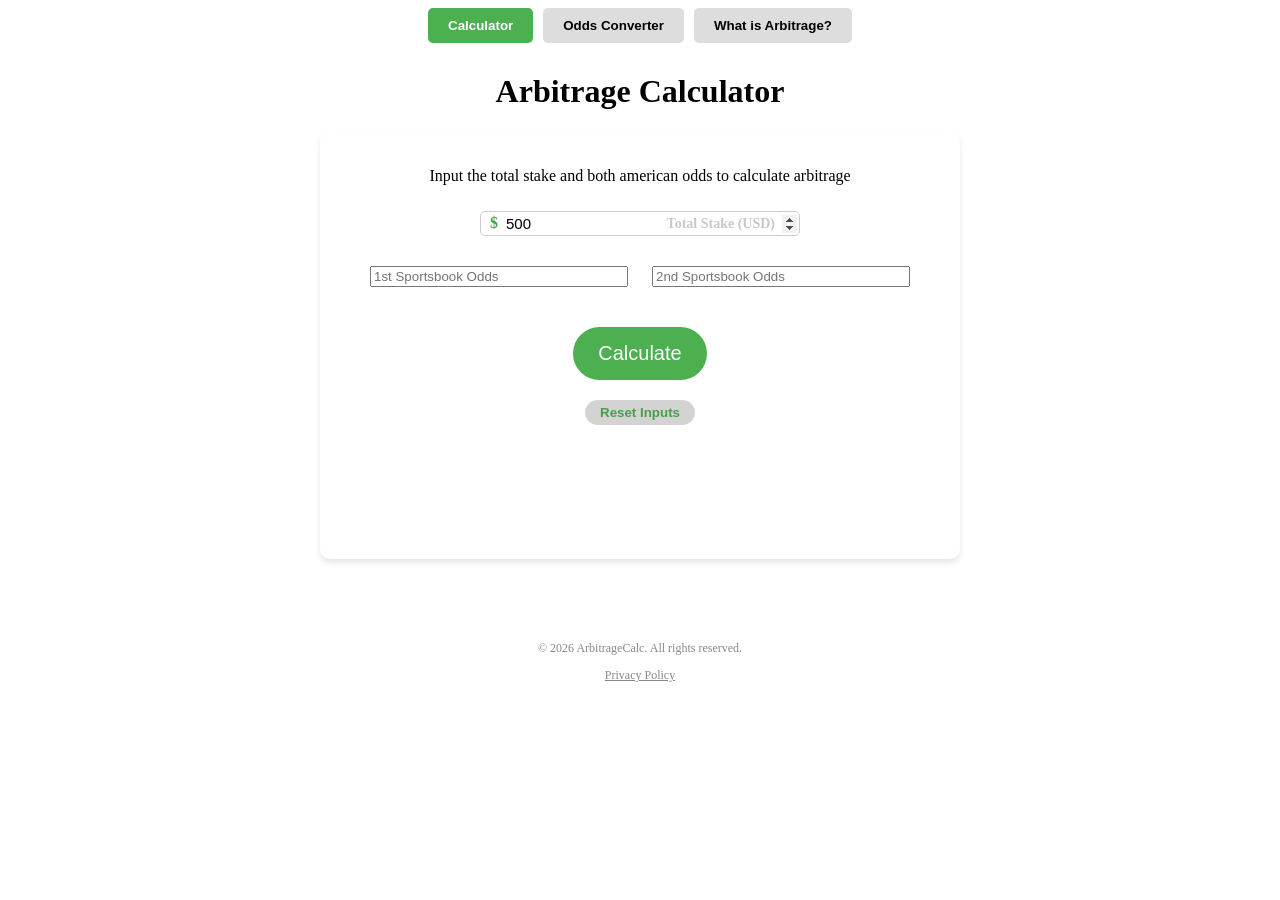
<file: index.html>
<!DOCTYPE html>
<html>
<head>
    <!-- Google tag (gtag.js) -->
    <script async src="https://www.googletagmanager.com/gtag/js?id=G-48TQVMT48Q"></script>
    <script>
    window.dataLayer = window.dataLayer || [];
    function gtag(){dataLayer.push(arguments);}
    gtag('js', new Date());

    gtag('config', 'G-48TQVMT48Q');
    </script>

	 <script type="application/ld+json">
	 {
  	 "@context" : "https://schema.org",
  	 "@type" : "WebSite",
     "name" : "ArbitrageCalc",
     "url" : "https://www.arbitragecalc.org"
	 }
    </script>


    <title>Arbitrage & Odds Tool</title>
    <link rel="stylesheet" href="arbitrage.css">
    <meta name="google-site-verification" content="JMLE0y_0mbPoINHW5YStJIZDN3PVhBF4K8eu1j1iGZg">
    <meta name="description" content="Free sports betting arbitrage calculator and odds converter. Calculate guaranteed profits instantly.">
    <meta name="viewport" content="width=device-width, initial-scale=1.0">
    <link rel="icon" type="image/x-icon" href="/favicon.ico">
    <link rel="apple-touch-icon" sizes="180x180" href="/apple-touch-icon.png">
    <link rel="icon" type="image/png" sizes="32x32" href="/favicon-32x32.png">
    <link rel="icon" type="image/png" sizes="16x16" href="/favicon-16x16.png">
    <link rel="manifest" href="/site.webmanifest">
</head>
<body>
    <nav class="tab-menu">
        <button class="tab-btn active" onclick="openTab('calc-section')">Calculator</button>
        <button class="tab-btn" onclick="openTab('converter-section')">Odds Converter</button>
        <button class="tab-btn" onclick="openTab('info-section')">What is Arbitrage?</button>
    </nav>

    <!-- CALCULATOR SECTION -->
    <div id="calc-section" class="tab-content active" style="text-align: center;">
        <h1 style="text-align: center;">Arbitrage Calculator</h1>
        
        <!-- ADD THIS WRAPPER DIV -->
        <div class="info-card"> 
            <p class="important">Input the total stake and both american odds to calculate arbitrage</p>
            <form id="ArbitrageCalculatorForm">
                <div style="text-align: center;">
                    <div class="input-wrapper">
                        <input type="number" id="stake" value="500">
                    </div>
                </div>
                <div style="text-align: center;">
                    <input type="number" id="odds1" placeholder="1st Sportsbook Odds">
                    <input type="number" id="odds2" placeholder="2nd Sportsbook Odds">
                </div>
                <div style="text-align: center;">
                    <button id="button" type="button">Calculate</button>
                </div>
                <div style="text-align: center;">
                    <input id="reset" type="reset" value="Reset Inputs">
                </div>
                
                <!-- Result Displays -->
                <div id="arbitrage" style="text-align: center;"></div>
                <div id="arb-percent" style="text-align: center;"></div>
                <div id="profit_percent" style="text-align: center;"></div>
                <div id="stakes" style="text-align: center;"></div>
                <div id="result-container" style="text-align: center;">
                    <div id="result"></div>
                </div>
                <div id="error" style="text-align: center;"></div>
            </form>
        </div>
    </div>

    <!-- CONVERTER SECTION -->
    <div id="converter-section" class="tab-content">
        <h1 style="text-align: center;">Odds Converter</h1>
        <div class="converter-container">
            <div style="text-align: center; margin-bottom: 20px;">
                <button id="toggle-conv" class="tab-btn active">
                    Switch: <span id="conv-mode-text">American to Decimal</span>
                </button>
            </div>
            <p id="conv-label">Enter American Odds (-110 or +150):</p>
            <input type="number" id="conv-input" placeholder="e.g. -110">
            <div id="conv-results">
                <p><strong>Result:</strong> <span id="dec-out">-</span></p>
                <div id="math-explanation" class="math-box"></div>
            </div>
        </div>
    </div>

    <!-- INFO SECTION -->
    <div id="info-section" class="tab-content">
        <h1 style="text-align: center;">Sports Betting Arbitrage Guide</h1>
        
        <div class="info-card">
            <section>
                <h3>What is Sports Betting Arbitrage?</h3>
                <p><strong>Arbitrage betting</strong> (also known as "sure betting" or "arbing") is a mathematically driven investment strategy. By identifying discrepancies in odds between different <strong>sportsbooks</strong>, a bettor can place wagers on every possible outcome of an event to lock in a 100% guaranteed profit, regardless of the final score.</p>
                <p>While sportsbooks try to keep their odds aligned, the fast-moving nature of betting markets often creates small windows where an <strong>arbitrage opportunity</strong> exists.</p>
            </section>

            <section>
                <h3>How the Arbitrage Math Works</h3>
                <p>The secret to finding "Arbs" lies in the <strong>Market Hold</strong> (or "Vig"). Usually, sportsbooks bake in a 4-7% margin. Arbitrage happens when the combined <strong>Implied Probability</strong> of all outcomes is <strong>less than 100%</strong>.</p>
                
                <div class="formula-box">
                    <h4>1. Convert American Odds to Decimal</h4>
                    <p><strong>Positive Odds (+):</strong> (Odds / 100) + 1 | <em>Example: +150 becomes 2.50</em></p>
                    <p><strong>Negative Odds (-):</strong> (100 / |Odds|) + 1 | <em>Example: -110 becomes 1.91</em></p>
                    
                    <br>
                    <h4>2. Calculate Implied Probability</h4>
                    <p>Formula: P = (1 / Decimal Odds) <math><mo>&times</mo></math> 100</p>
                    <p><em>Example: If Team A is 2.10 and Team B is 2.10, the total probability is 47.6% + 47.6% = 95.2%. Since this is under 100%, the 4.8% difference is your guaranteed profit.</em></p>
                </div>
            </section>

            <section>
                <h3>Tips for Successful Arbing</h3>
                <ul>
                    <li><strong>Speed is Key:</strong> Odds change in seconds. Use our calculator to find your stakes fast.</li>
                    <li><strong>Account Variety:</strong> You need accounts at multiple sportsbooks (FanDuel, DraftKings, BetMGM, etc.) to compare prices.</li>
                    <li><strong>Watch for Limits:</strong> Sportsbooks don't like arbers. Avoid betting "odd" amounts like $154.32; try to round to $155 to stay under the radar.</li>
                </ul>
            </section>

            <!-- RESPONSIBLE GAMBLING & DISCLAIMER (Required for SEO/Ads) -->
            <hr style="margin: 30px 0; border: 0; border-top: 1px solid #eee;">
            <div class="disclaimer-box" style="font-size: 13px; color: #666; line-height: 1.6;">
                <p><strong>Disclaimer:</strong> This Arbitrage Calculator is for educational and informational purposes only. While arbitrage is based on mathematical certainty, external factors such as sportsbook palpable errors (obvious odds mistakes), mid-bet odds shifts, or account limitations can pose risks.</p>
                <p><strong>Responsible Gambling:</strong> Please gamble responsibly. Betting should be fun, not a way to make a living. If you or someone you know has a gambling problem and wants help, call <strong>1-800-GAMBLER</strong> or visit <a href="https://www.ncpgambling.org" target="_blank">NCPG</a>. Must be 21+ (or legal age in your jurisdiction) to participate in sports betting.</p>
            </div>
        </div>
    </div>

    <script src="arbitrage.js"></script>
    
    <footer style="text-align: center; margin-top: 50px; padding: 20px; font-size: 12px; color: #888;">
        <p>&copy; 2026 ArbitrageCalc. All rights reserved.</p>
        <a href="privacy.html" style="color: #888; text-decoration: underline;">Privacy Policy</a>
    </footer>
</body>
</html>
</file>
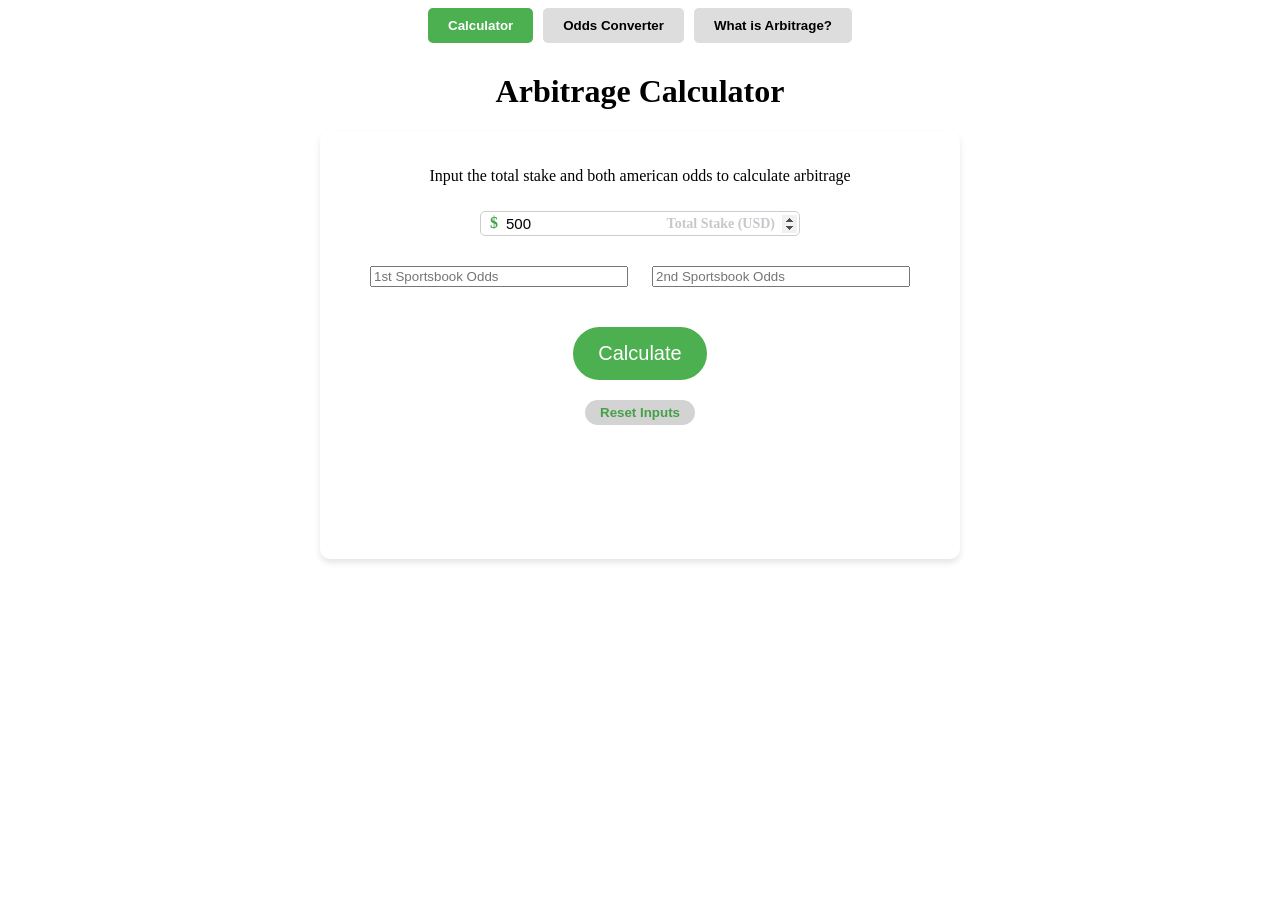
<file: practice_html.html>
<!DOCTYPE html>
<html>
<head>
    <title>ArbMaster | Arbitrage & Odds Tool</title>
    <link rel="stylesheet" href="practice_css.css">
    <meta name="description" content="Free sports betting arbitrage calculator and odds converter. Calculate guaranteed profits instantly.">
    <meta name="viewport" content="width=device-width, initial-scale=1.0">
</head>
<body>
    <nav class="tab-menu">
        <button class="tab-btn active" onclick="openTab('calc-section')">Calculator</button>
        <button class="tab-btn" onclick="openTab('converter-section')">Odds Converter</button>
        <button class="tab-btn" onclick="openTab('info-section')">What is Arbitrage?</button>
    </nav>

    <!-- CALCULATOR SECTION -->
    <div id="calc-section" class="tab-content active" style="text-align: center;">
        <h1 style="text-align: center;">Arbitrage Calculator</h1>
        
        <!-- ADD THIS WRAPPER DIV -->
        <div class="info-card"> 
            <p class="important">Input the total stake and both american odds to calculate arbitrage</p>
            <form id="ArbitrageCalculatorForm">
                <div style="text-align: center;">
                    <div class="input-wrapper">
                        <input type="number" id="stake" value="500">
                    </div>
                </div>
                <div style="text-align: center;">
                    <input type="number" id="odds1" placeholder="1st Sportsbook Odds">
                    <input type="number" id="odds2" placeholder="2nd Sportsbook Odds">
                </div>
                <div style="text-align: center;">
                    <button id="button" type="button">Calculate</button>
                </div>
                <div style="text-align: center;">
                    <input id="reset" type="reset" value="Reset Inputs">
                </div>
                
                <!-- Result Displays -->
                <div id="arbitrage" style="text-align: center;"></div>
                <div id="arb-percent" style="text-align: center;"></div>
                <div id="profit_percent" style="text-align: center;"></div>
                <div id="stakes" style="text-align: center;"></div>
                <div id="result-container" style="text-align: center;">
                    <div id="result"></div>
                </div>
                <div id="error" style="text-align: center;"></div>
            </form>
        </div>
    </div>

    <!-- CONVERTER SECTION -->
    <div id="converter-section" class="tab-content">
        <h1 style="text-align: center;">Odds Converter</h1>
        <div class="converter-container">
            <div style="text-align: center; margin-bottom: 20px;">
                <button id="toggle-conv" class="tab-btn active">
                    Switch: <span id="conv-mode-text">American to Decimal</span>
                </button>
            </div>
            <p id="conv-label">Enter American Odds (-110 or +150):</p>
            <input type="number" id="conv-input" placeholder="e.g. -110">
            <div id="conv-results">
                <p><strong>Result:</strong> <span id="dec-out">-</span></p>
                <div id="math-explanation" class="math-box"></div>
            </div>
        </div>
    </div>

    <!-- INFO SECTION -->
    <div id="info-section" class="tab-content">
        <h1 style="text-align: center;">Sports Betting Arbitrage Guide</h1>
        
        <div class="info-card">
            <section>
                <h3>What is Sports Betting Arbitrage?</h3>
                <p><strong>Arbitrage betting</strong> (also known as "sure betting" or "arbing") is a mathematically driven investment strategy. By identifying discrepancies in odds between different <strong>sportsbooks</strong>, a bettor can place wagers on every possible outcome of an event to lock in a 100% guaranteed profit, regardless of the final score.</p>
                <p>While sportsbooks try to keep their odds aligned, the fast-moving nature of betting markets often creates small windows where an <strong>arbitrage opportunity</strong> exists.</p>
            </section>

            <section>
                <h3>How the Arbitrage Math Works</h3>
                <p>The secret to finding "Arbs" lies in the <strong>Market Hold</strong> (or "Vig"). Usually, sportsbooks bake in a 4-7% margin. Arbitrage happens when the combined <strong>Implied Probability</strong> of all outcomes is <strong>less than 100%</strong>.</p>
                
                <div class="formula-box">
                    <h4>1. Convert American Odds to Decimal</h4>
                    <p><strong>Positive Odds (+):</strong> (Odds / 100) + 1 | <em>Example: +150 becomes 2.50</em></p>
                    <p><strong>Negative Odds (-):</strong> (100 / |Odds|) + 1 | <em>Example: -110 becomes 1.91</em></p>
                    
                    <br>
                    <h4>2. Calculate Implied Probability</h4>
                    <p>Formula: P = (1 / Decimal Odds) <math><mo>&times</mo></math> 100</p>
                    <p><em>Example: If Team A is 2.10 and Team B is 2.10, the total probability is 47.6% + 47.6% = 95.2%. Since this is under 100%, the 4.8% difference is your guaranteed profit.</em></p>
                </div>
            </section>

            <section>
                <h3>Tips for Successful Arbing</h3>
                <ul>
                    <li><strong>Speed is Key:</strong> Odds change in seconds. Use our calculator to find your stakes fast.</li>
                    <li><strong>Account Variety:</strong> You need accounts at multiple sportsbooks (FanDuel, DraftKings, BetMGM, etc.) to compare prices.</li>
                    <li><strong>Watch for Limits:</strong> Sportsbooks don't like arbers. Avoid betting "odd" amounts like $154.32; try to round to $155 to stay under the radar.</li>
                </ul>
            </section>

            <!-- RESPONSIBLE GAMBLING & DISCLAIMER (Required for SEO/Ads) -->
            <hr style="margin: 30px 0; border: 0; border-top: 1px solid #eee;">
            <div class="disclaimer-box" style="font-size: 13px; color: #666; line-height: 1.6;">
                <p><strong>Disclaimer:</strong> This Arbitrage Calculator is for educational and informational purposes only. While arbitrage is based on mathematical certainty, external factors such as sportsbook palpable errors (obvious odds mistakes), mid-bet odds shifts, or account limitations can pose risks.</p>
                <p><strong>Responsible Gambling:</strong> Please gamble responsibly. Betting should be fun, not a way to make a living. If you or someone you know has a gambling problem and wants help, call <strong>1-800-GAMBLER</strong> or visit <a href="https://www.ncpgambling.org" target="_blank">NCPG</a>. Must be 21+ (or legal age in your jurisdiction) to participate in sports betting.</p>
            </div>
        </div>
    </div>

    <script src="practice_js.js"></script>
</body>
</html>
</file>
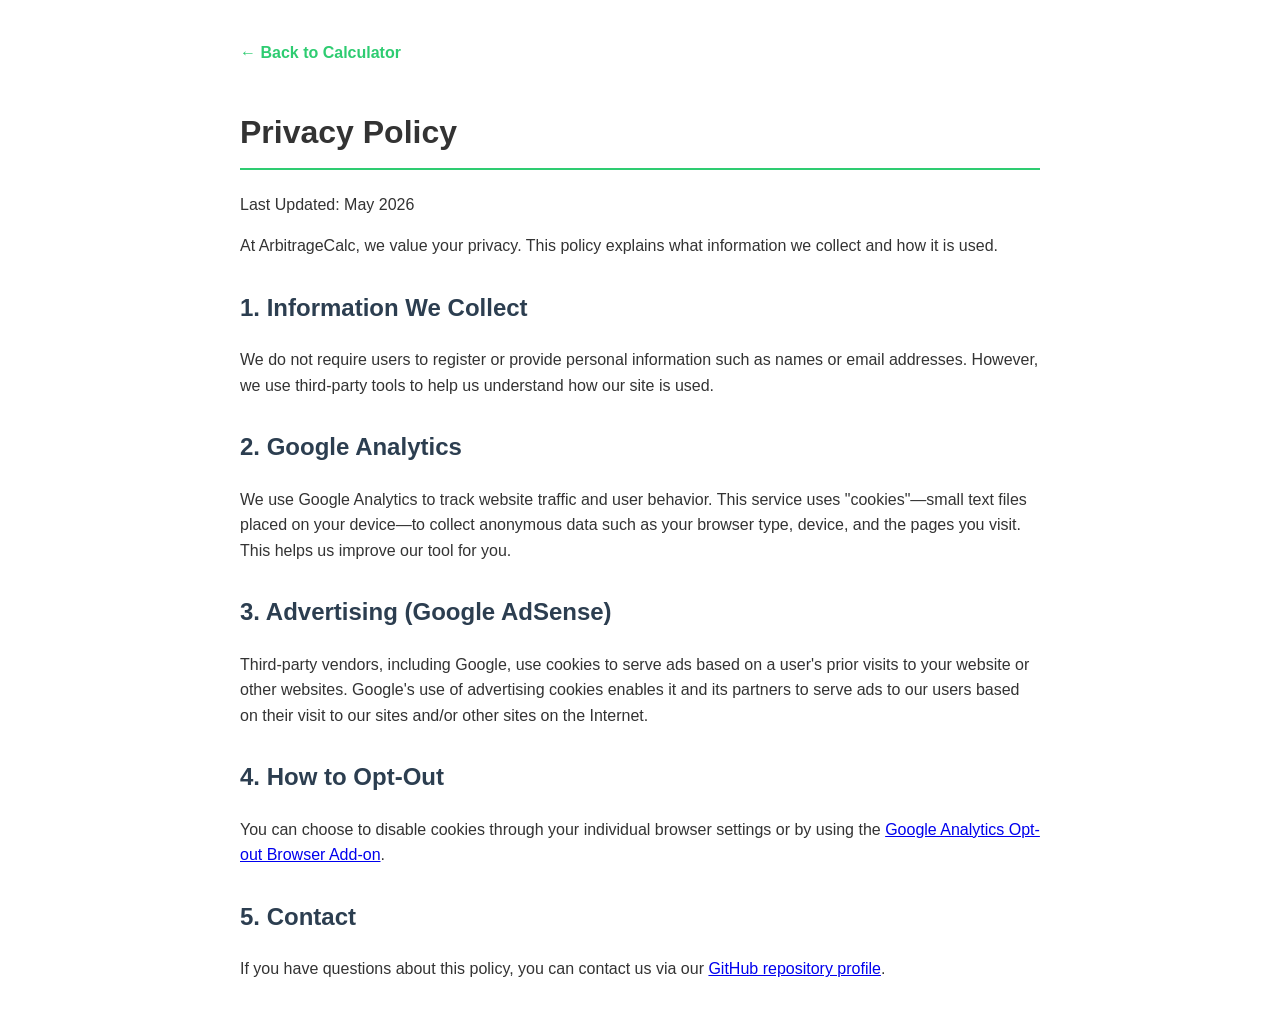
<file: privacy.html>
<!DOCTYPE html>
<html lang="en">
<head>
    <meta charset="UTF-8">
    <meta name="viewport" content="width=device-width, initial-scale=1.0">
    <title>Privacy Policy | ArbitrageCalc</title>
    <style>
        body { font-family: sans-serif; line-height: 1.6; color: #333; max-width: 800px; margin: 40px auto; padding: 0 20px; }
        h1 { border-bottom: 2px solid #2ecc71; padding-bottom: 10px; }
        h2 { margin-top: 30px; color: #2c3e50; }
        .back-link { display: inline-block; margin-bottom: 20px; color: #2ecc71; text-decoration: none; font-weight: bold; }
    </style>
</head>
<body>
    <a href="index.html" class="back-link">← Back to Calculator</a>
    <h1>Privacy Policy</h1>
    <p>Last Updated: May 2026</p>

    <p>At ArbitrageCalc, we value your privacy. This policy explains what information we collect and how it is used.</p>

    <h2>1. Information We Collect</h2>
    <p>We do not require users to register or provide personal information such as names or email addresses. However, we use third-party tools to help us understand how our site is used.</p>

    <h2>2. Google Analytics</h2>
    <p>We use Google Analytics to track website traffic and user behavior. This service uses "cookies"—small text files placed on your device—to collect anonymous data such as your browser type, device, and the pages you visit. This helps us improve our tool for you.</p>

    <h2>3. Advertising (Google AdSense)</h2>
    <p>Third-party vendors, including Google, use cookies to serve ads based on a user's prior visits to your website or other websites. Google's use of advertising cookies enables it and its partners to serve ads to our users based on their visit to our sites and/or other sites on the Internet.</p>

    <h2>4. How to Opt-Out</h2>
    <p>You can choose to disable cookies through your individual browser settings or by using the <a href="https://tools.google.com/dlpage/gaoptout/" target="_blank">Google Analytics Opt-out Browser Add-on</a>.</p>

    <h2>5. Contact</h2>
    <p>If you have questions about this policy, you can contact us via our <a href="https://github.com/DillonO1999/arbitrage_calculator" target="_blank">GitHub repository profile</a>.</p>
</body>
</html>
</file>
<file: arbitrage.css>
/* --- Tab Styling --- */
.tab-menu {
    display: flex;
    justify-content: center;
    gap: 10px;
    margin-bottom: 30px;
}
.tab-btn {
    padding: 10px 20px;
    cursor: pointer;
    border: none;
    background: #ddd;
    border-radius: 5px;
    font-weight: bold;
}
.tab-btn.active {
    background: #4CAF50;
    color: white;
}
.tab-content {
    display: none;
}
.tab-content.active {
    display: block;
}

/* --- Converter & Info Styling --- */
.converter-container, .info-card {
    max-width: 600px;
    margin: 0 auto;
    background: white;
    padding: 20px;
    border-radius: 10px;
    box-shadow: 0 4px 6px rgba(0,0,0,0.1);
}
.math-box, .formula-box {
    background: #f9f9f9;
    border-left: 4px solid #4CAF50;
    padding: 15px;
    margin-top: 20px;
    font-family: 'Courier New', Courier, monospace;
}

/* --- Original Button Styles Restored --- */
#button {
    display: inline-block;
    width: auto;
    height: auto;
    background-color: #4CAF50; /* Original Green */
    color: white;
    padding: 15px 25px;
    border: none;
    cursor: pointer;
    border-radius: 150px;
    font-size: 20px;
    margin-top: 30px;
    margin-bottom: 10px;
    transition: background 0.2s ease;
}

#button:hover {
    background-color: forestgreen;
}

#reset {
    margin-top: 10px;
    margin-bottom: 10px;
    border: none;
    cursor: pointer;
    border-radius: 150px;
    padding: 5px 15px; /* Added a bit more side padding for look */
    color: #45a049;
    background-color: #d3d3d3;
    font-weight: bold;
    transition: background 0.2s ease;
    transition: color 0.2s ease;
}

#reset:hover {
    background-color: forestgreen; 
    color: white;
}

/* --- Input Styling inside the card --- */
#conv-input {
    padding: 10px;
    width: 80%;
    margin-bottom: 20px;
}

#odds1, #odds2 {
    width: 250px;
    margin: 10px;
}

/* --- Result Text Styling --- */
#result {
    display: inline-block;
    margin-top: 30px;
    color: forestgreen;
    font-weight: bolder;
    font-size: 20px;
    padding: 20px 20px;
}

.border {
    border: 2px solid navy;
}

/* Container for the stake input */
.input-wrapper {
  position: relative;
  display: inline-block;
  margin-top: 10px;
  margin-bottom: 20px;
}

/* The Green Dollar Sign ($) */
.input-wrapper::before {
  content: "$";
  position: absolute;
  left: 10px;
  top: 47%;
  transform: translateY(-50%);
  color: #45a049;
  font-weight: bold;
  z-index: 2;
}

/* The Light Gray "Total Stake (USD)" label */
.input-wrapper::after {
  content: "Total Stake (USD)";
  position: absolute;
  /* Adjusted to sit to the left of the number arrows */
  right: 25px; 
  top: 50%;
  transform: translateY(-50%);
  color: #c7c7cd;
  font-size: 14px;
  font-weight: bold;
  pointer-events: none;
  z-index: 2;
}

#stakes {
    margin-top: 30px;
    white-space: pre;
    color: green;
    font-weight: bold;
    font-size: 20px
}

/* The Input Field */
#stake {
  height: 25px;        /* Reduced height */
  width: 320px;        /* Adjusted width */
  padding-left: 25px;  /* Space for $ sign */
  border: 1px solid #ccc;
  border-radius: 5px;
  font-size: 15px;
  box-sizing: border-box;
  display: block;
}


/* Target the spinners specifically */
#stake::-webkit-inner-spin-button, 
#stake::-webkit-outer-spin-button {
  opacity: 1;
  /* This forces the browser to place them at the very edge */
  position: absolute;
  right: 2px;
  height: 80%;
  cursor: pointer;
  margin: 0;
}

#toggle-conv {
    color: white;
    background: #4CAF50;
    font-size: 14px;
    font-weight: boldest;
    padding: 8px 15px;
    transition: background 0.2s ease;
    /* transition: color 0.2s ease; */
}

#toggle-conv:hover {
    background-color: forestgreen;
    color: white
}
</file>
<file: practice_css.css>
/* --- Tab Styling --- */
.tab-menu {
    display: flex;
    justify-content: center;
    gap: 10px;
    margin-bottom: 30px;
}
.tab-btn {
    padding: 10px 20px;
    cursor: pointer;
    border: none;
    background: #ddd;
    border-radius: 5px;
    font-weight: bold;
}
.tab-btn.active {
    background: #4CAF50;
    color: white;
}
.tab-content {
    display: none;
}
.tab-content.active {
    display: block;
}

/* --- Converter & Info Styling --- */
.converter-container, .info-card {
    max-width: 600px;
    margin: 0 auto;
    background: white;
    padding: 20px;
    border-radius: 10px;
    box-shadow: 0 4px 6px rgba(0,0,0,0.1);
}
.math-box, .formula-box {
    background: #f9f9f9;
    border-left: 4px solid #4CAF50;
    padding: 15px;
    margin-top: 20px;
    font-family: 'Courier New', Courier, monospace;
}

/* --- Original Button Styles Restored --- */
#button {
    display: inline-block;
    width: auto;
    height: auto;
    background-color: #4CAF50; /* Original Green */
    color: white;
    padding: 15px 25px;
    border: none;
    cursor: pointer;
    border-radius: 150px;
    font-size: 20px;
    margin-top: 30px;
    margin-bottom: 10px;
    transition: background 0.2s ease;
}

#button:hover {
    background-color: forestgreen;
}

#reset {
    margin-top: 10px;
    margin-bottom: 10px;
    border: none;
    cursor: pointer;
    border-radius: 150px;
    padding: 5px 15px; /* Added a bit more side padding for look */
    color: #45a049;
    background-color: #d3d3d3;
    font-weight: bold;
    transition: background 0.2s ease;
    transition: color 0.2s ease;
}

#reset:hover {
    background-color: forestgreen; 
    color: white;
}

/* --- Input Styling inside the card --- */
#conv-input {
    padding: 10px;
    width: 80%;
    margin-bottom: 20px;
}

#odds1, #odds2 {
    width: 250px;
    margin: 10px;
}

/* --- Result Text Styling --- */
#result {
    display: inline-block;
    margin-top: 30px;
    color: forestgreen;
    font-weight: bolder;
    font-size: 20px;
    padding: 20px 20px;
}

.border {
    border: 2px solid navy;
}

/* Container for the stake input */
.input-wrapper {
  position: relative;
  display: inline-block;
  margin-top: 10px;
  margin-bottom: 20px;
}

/* The Green Dollar Sign ($) */
.input-wrapper::before {
  content: "$";
  position: absolute;
  left: 10px;
  top: 47%;
  transform: translateY(-50%);
  color: #45a049;
  font-weight: bold;
  z-index: 2;
}

/* The Light Gray "Total Stake (USD)" label */
.input-wrapper::after {
  content: "Total Stake (USD)";
  position: absolute;
  /* Adjusted to sit to the left of the number arrows */
  right: 25px; 
  top: 50%;
  transform: translateY(-50%);
  color: #c7c7cd;
  font-size: 14px;
  font-weight: bold;
  pointer-events: none;
  z-index: 2;
}

#stakes {
    margin-top: 30px;
    white-space: pre;
    color: green;
    font-weight: bold;
    font-size: 20px
}

/* The Input Field */
#stake {
  height: 25px;        /* Reduced height */
  width: 320px;        /* Adjusted width */
  padding-left: 25px;  /* Space for $ sign */
  border: 1px solid #ccc;
  border-radius: 5px;
  font-size: 15px;
  box-sizing: border-box;
  display: block;
}


/* Target the spinners specifically */
#stake::-webkit-inner-spin-button, 
#stake::-webkit-outer-spin-button {
  opacity: 1;
  /* This forces the browser to place them at the very edge */
  position: absolute;
  right: 2px;
  height: 80%;
  cursor: pointer;
  margin: 0;
}

#toggle-conv {
    color: white;
    background: #4CAF50;
    font-size: 14px;
    font-weight: boldest;
    padding: 8px 15px;
    transition: background 0.2s ease;
    /* transition: color 0.2s ease; */
}

#toggle-conv:hover {
    background-color: forestgreen;
    color: white
}
</file>
